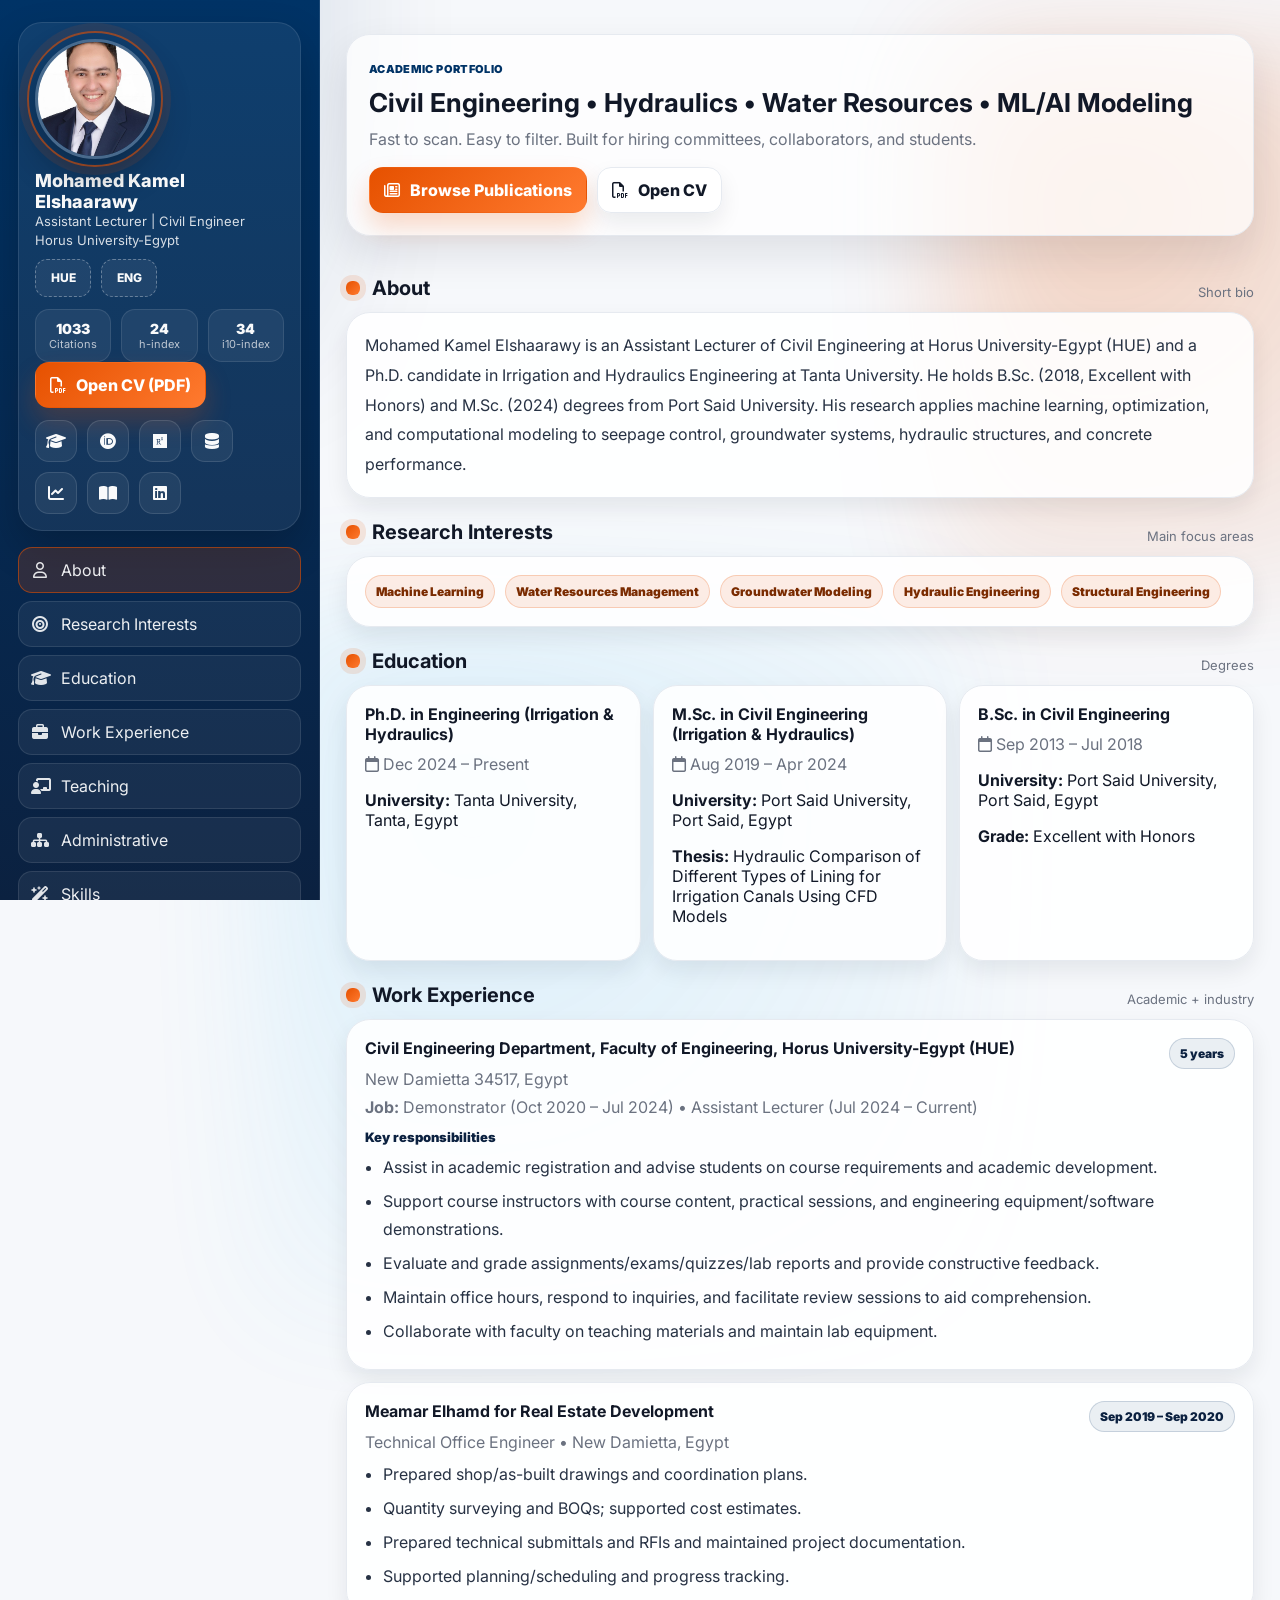
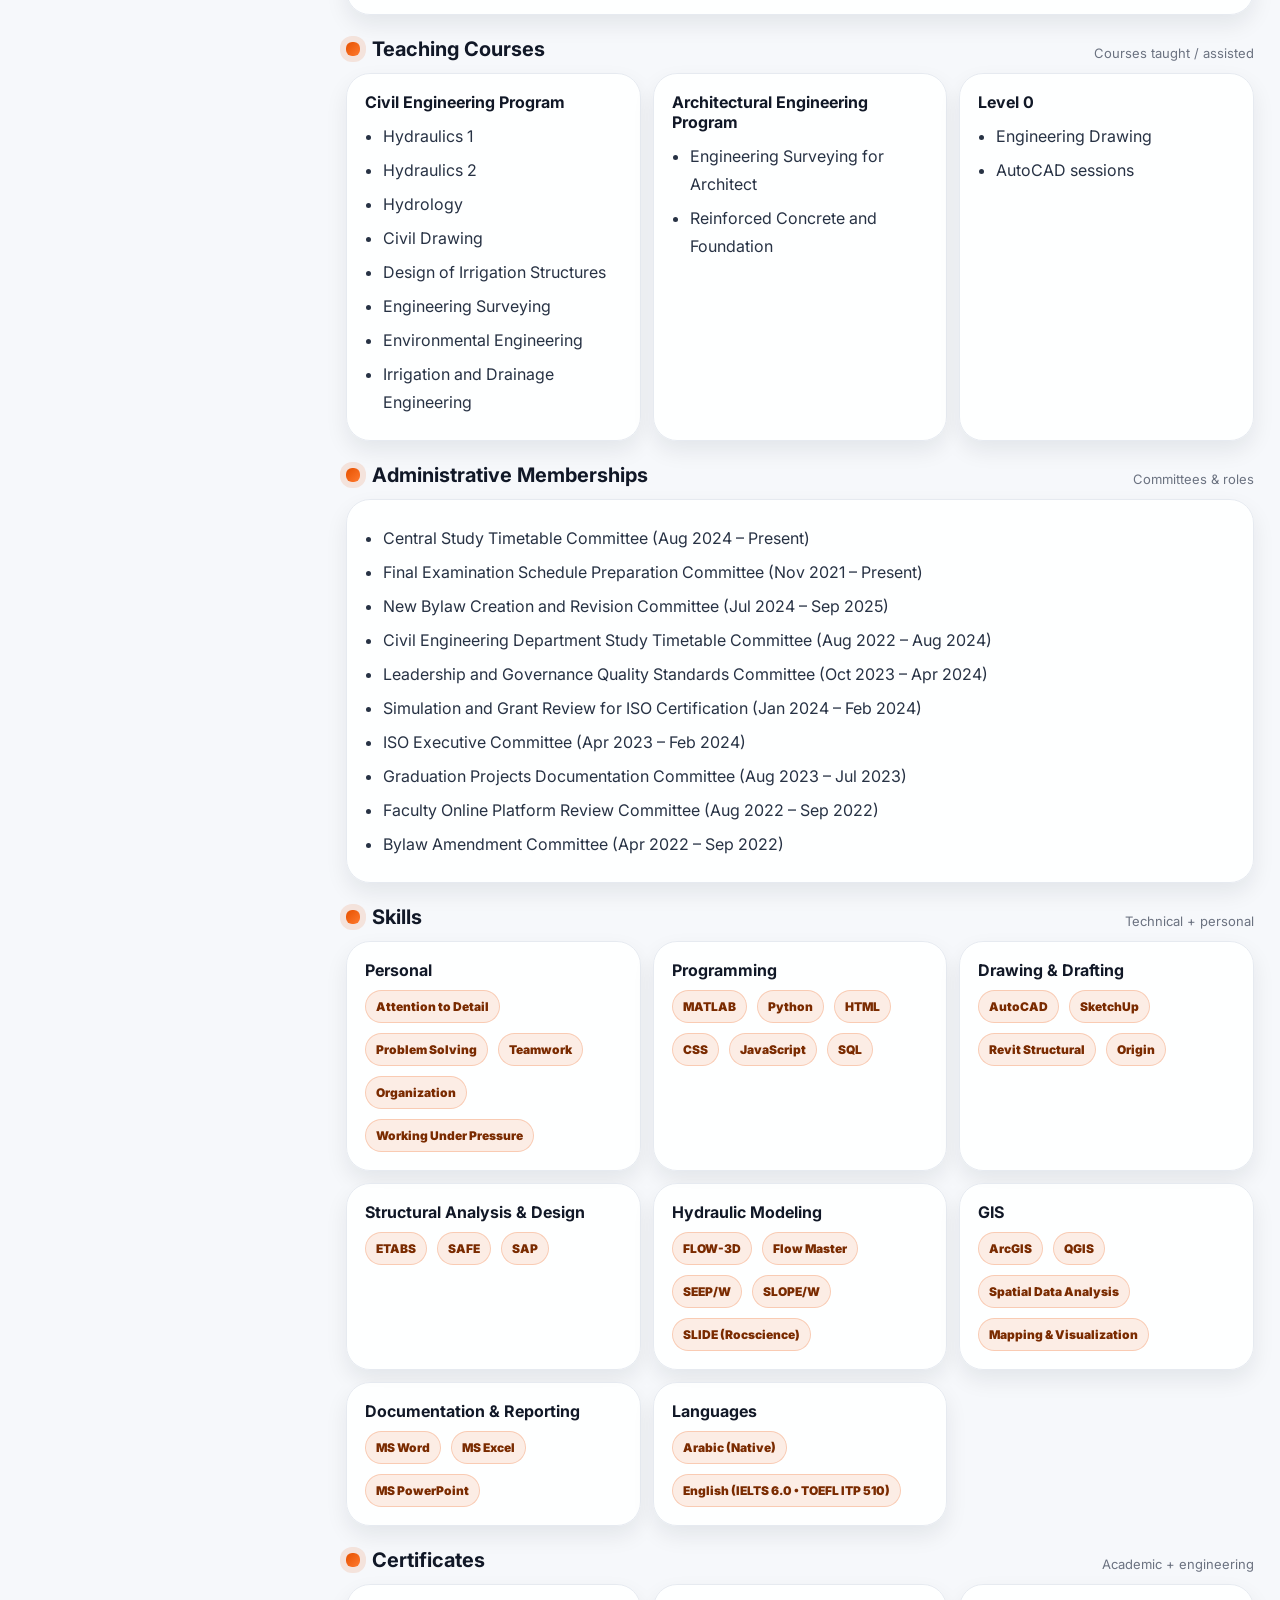
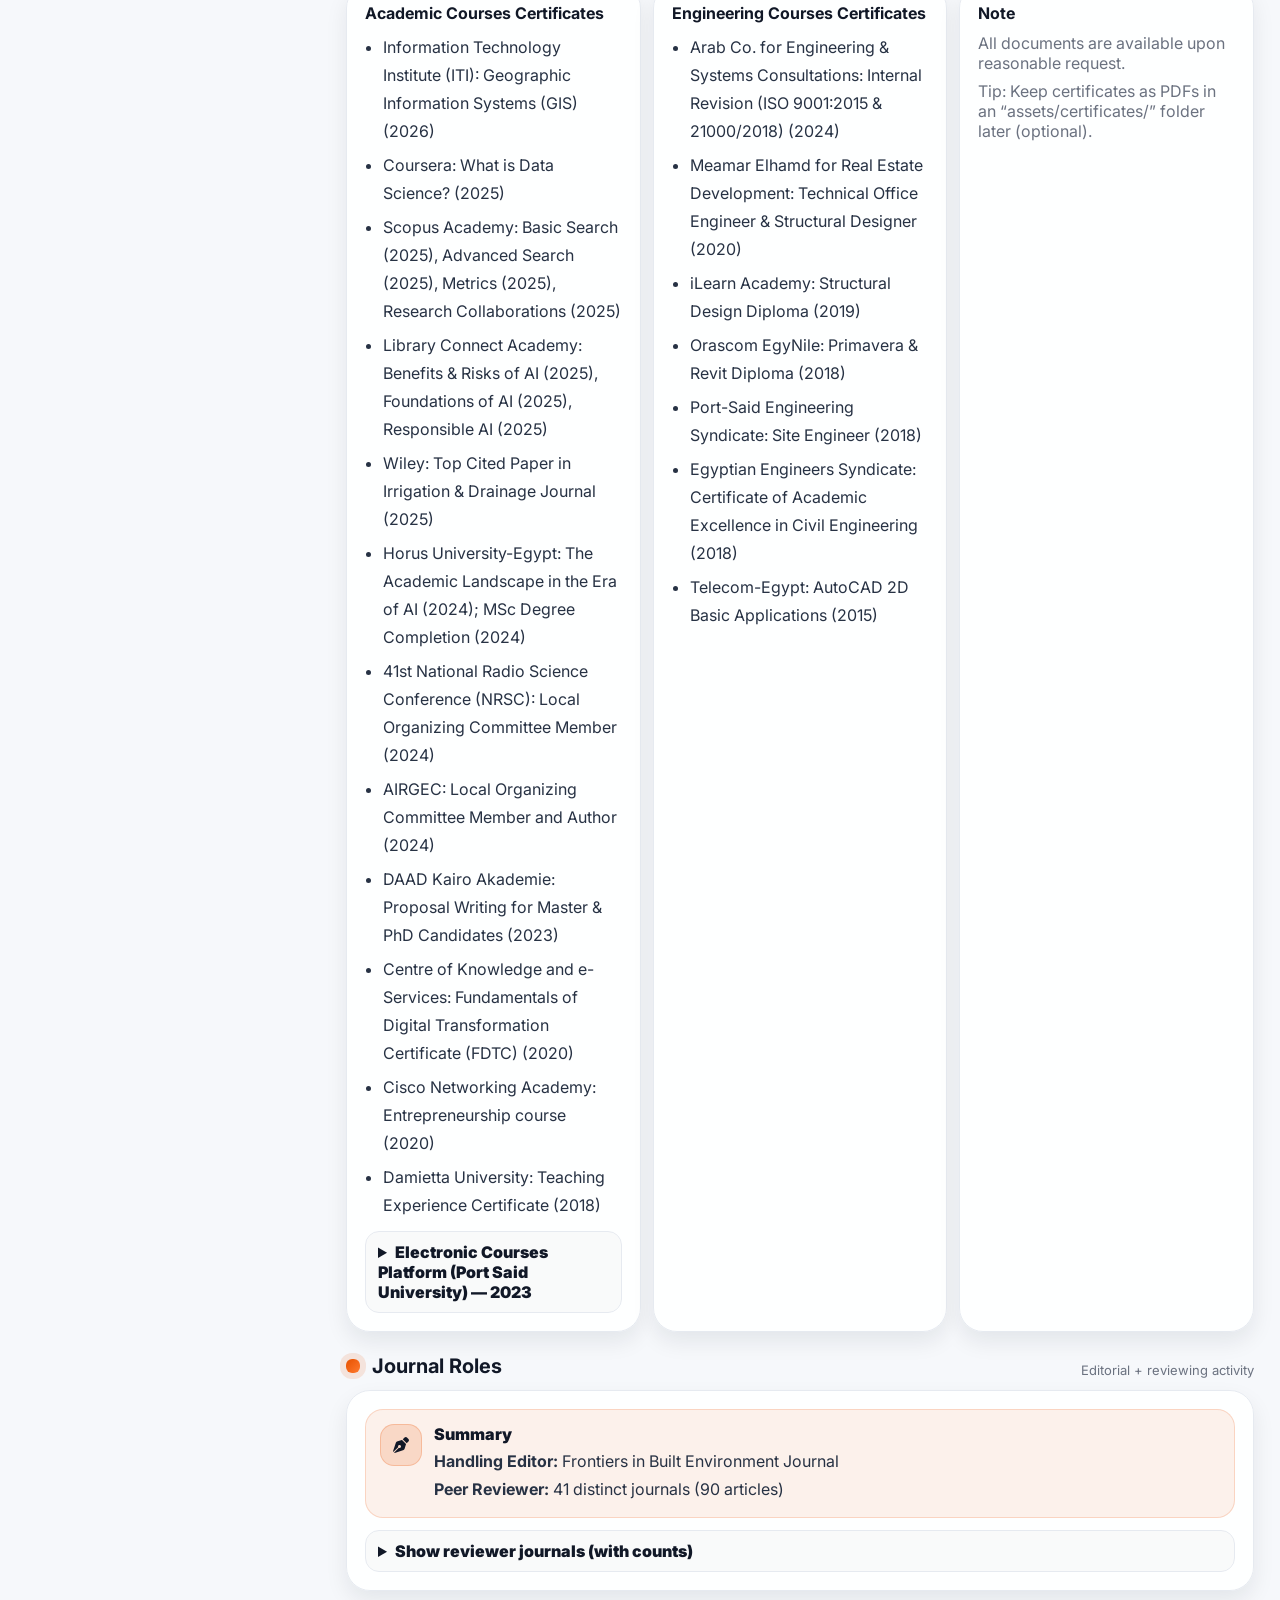
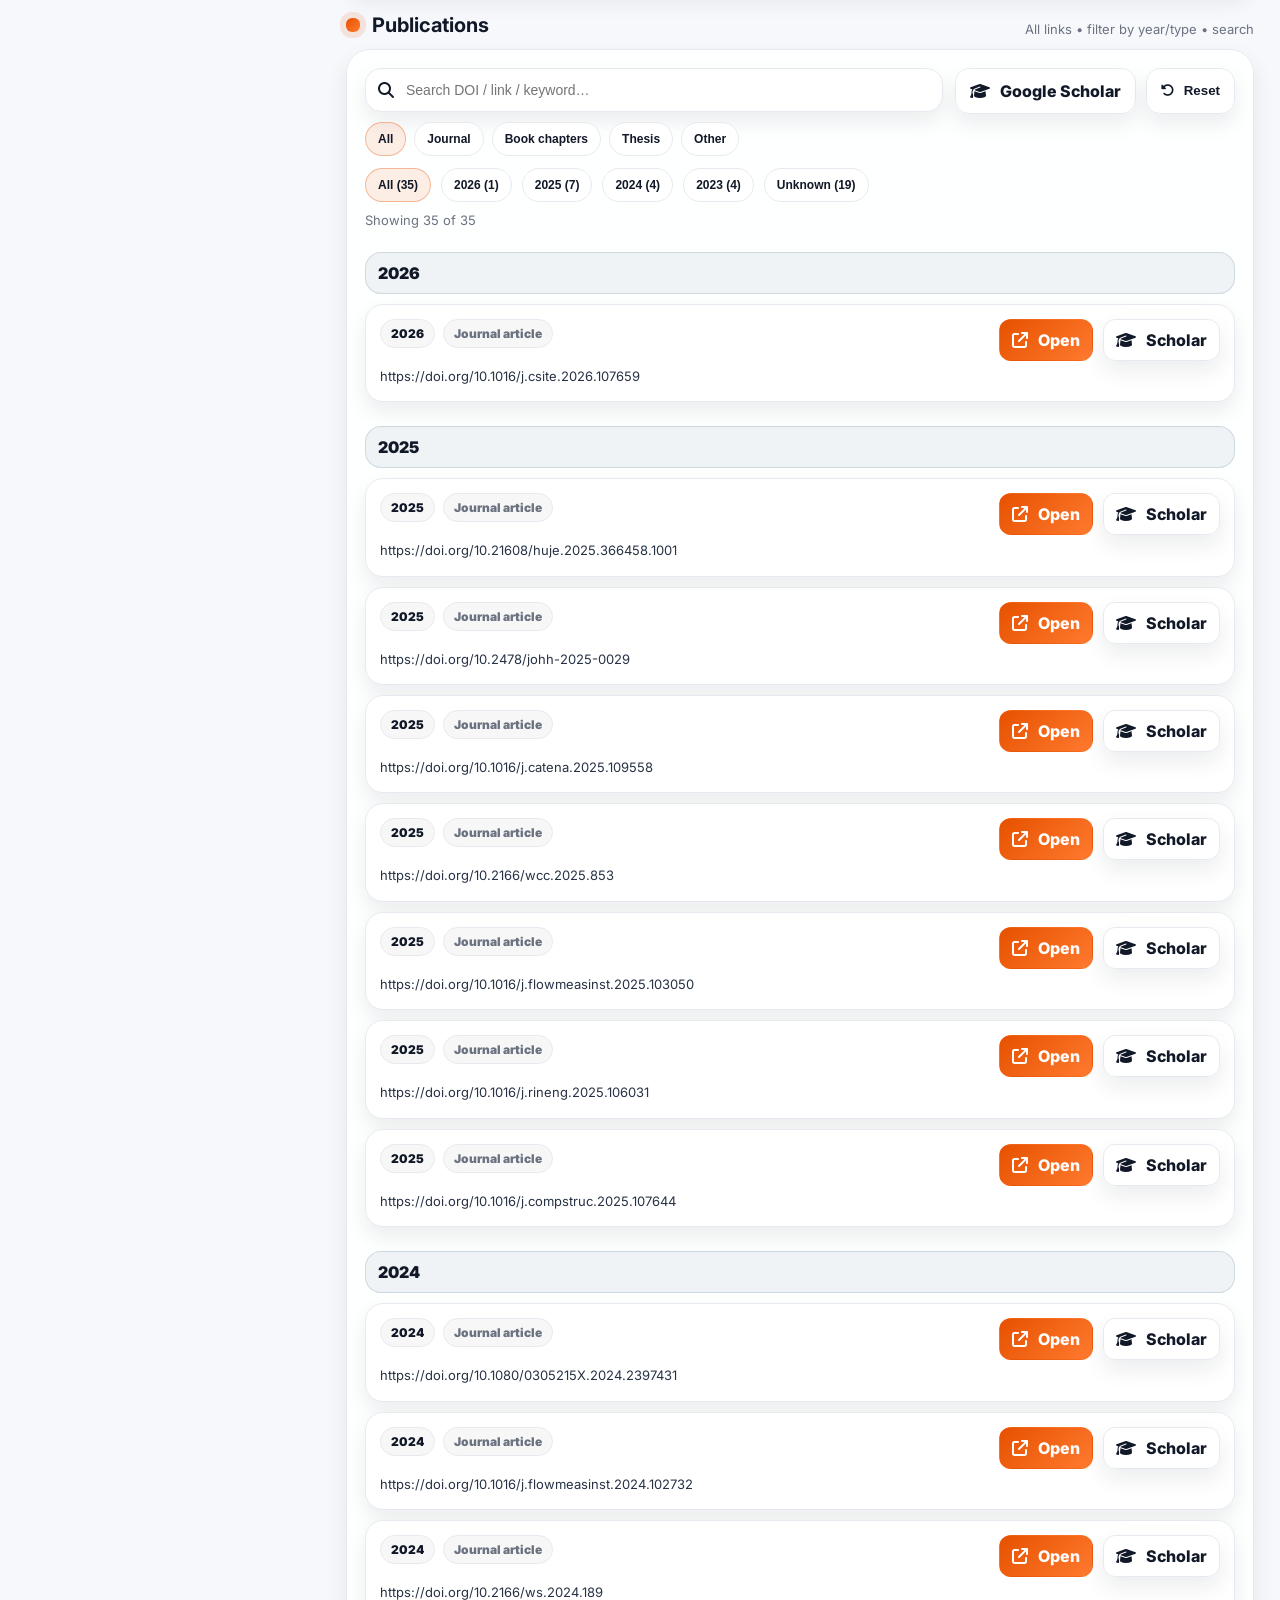
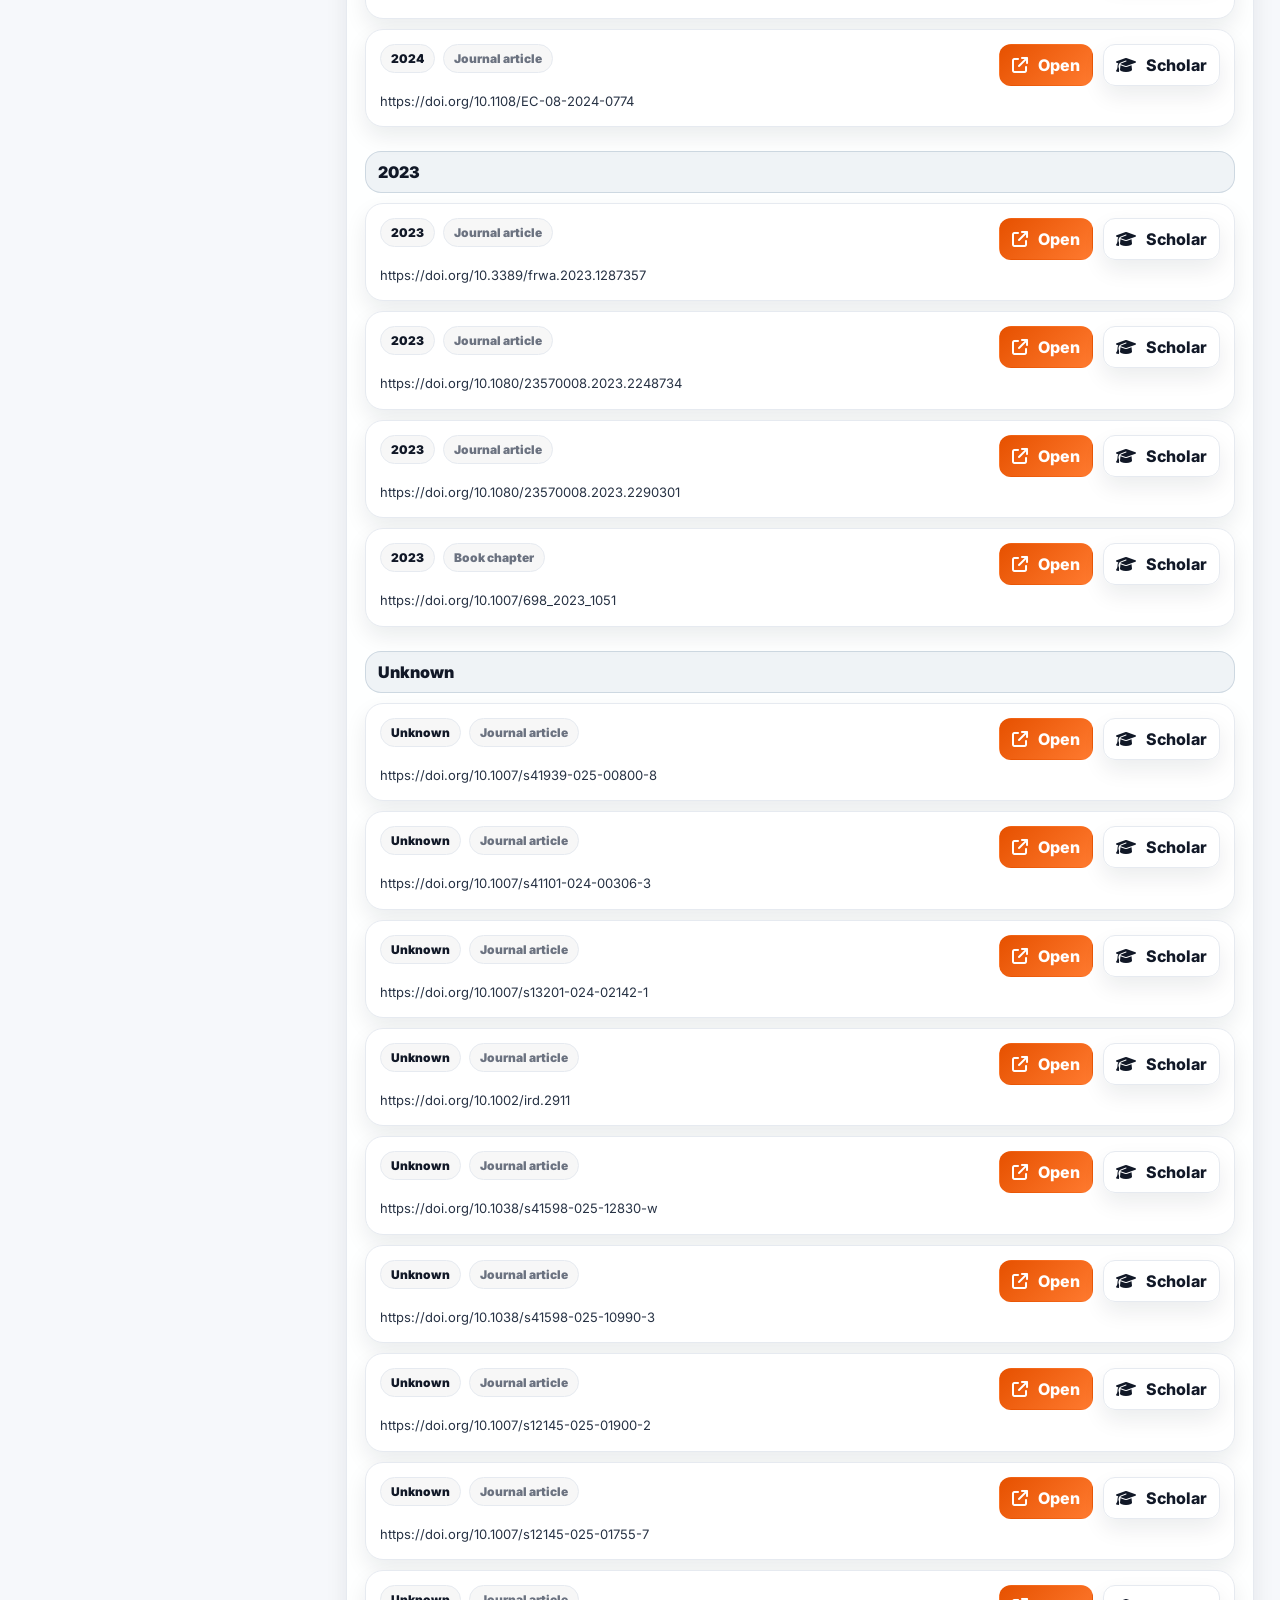
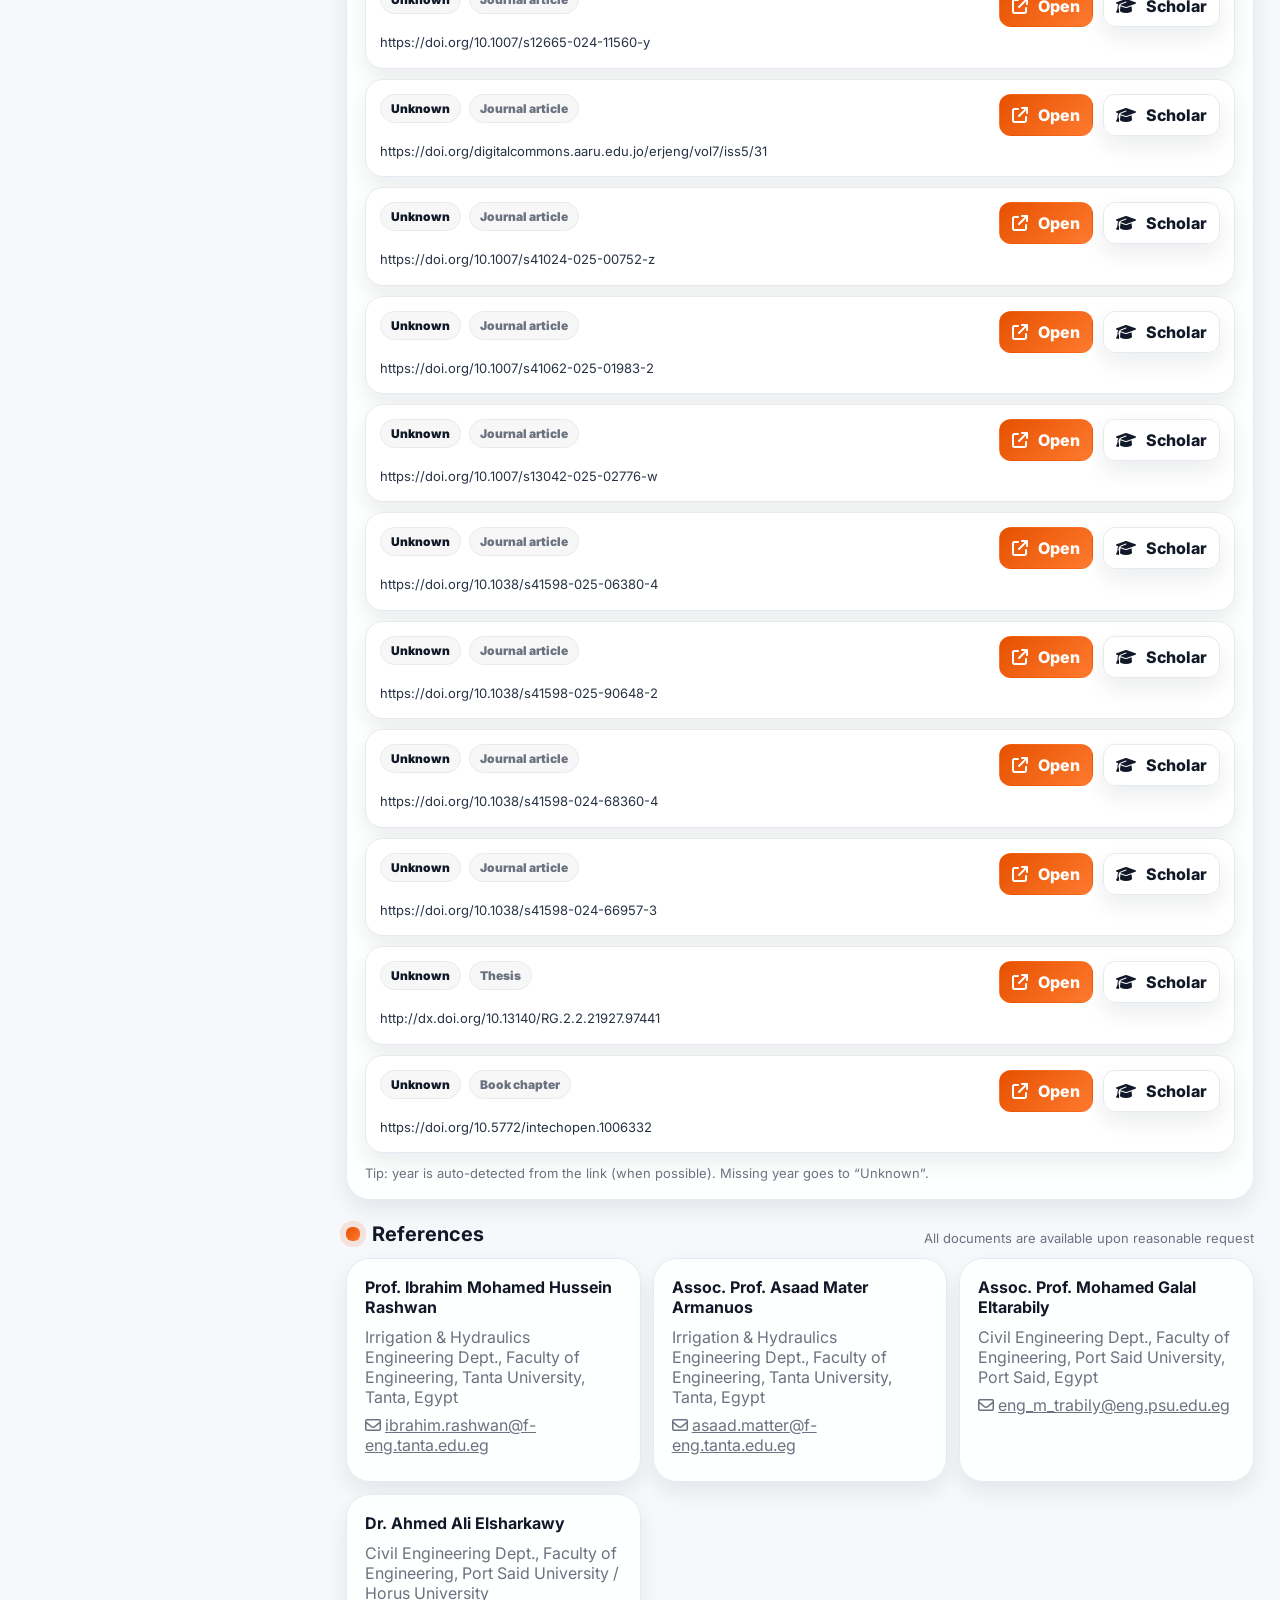
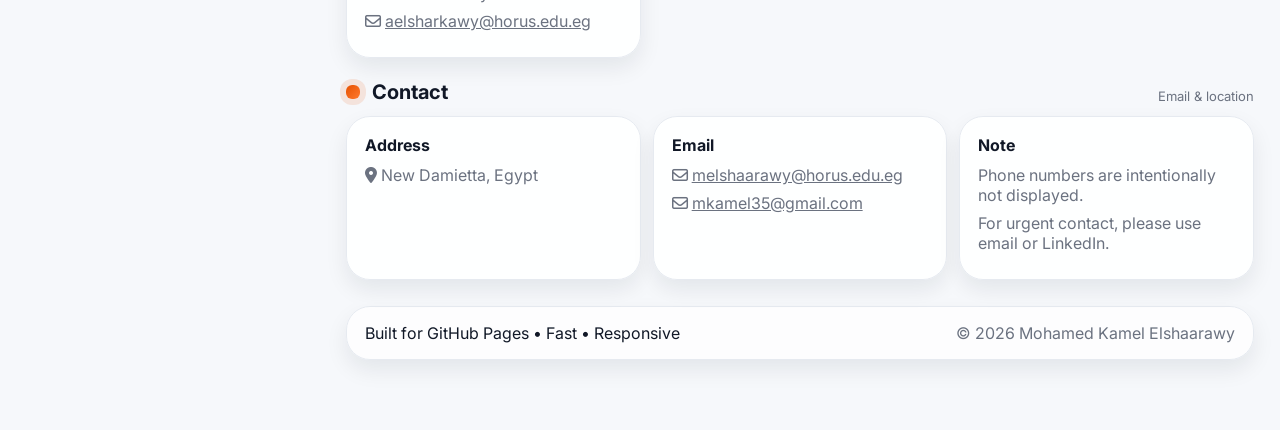
<file: index.html>
<!DOCTYPE html>
<html lang="en">
<head>
  <meta charset="UTF-8" />
  <meta name="viewport" content="width=device-width, initial-scale=1" />
  <title>Mohamed Kamel Elshaarawy | Academic Portfolio</title>
  <meta name="description" content="Academic portfolio of Mohamed Kamel Elshaarawy: research interests, education, experience, teaching, admin roles, skills, certificates, journal roles, publications, and contact." />

  <!-- Fonts -->
  <link rel="preconnect" href="https://fonts.googleapis.com">
  <link rel="preconnect" href="https://fonts.gstatic.com" crossorigin>
  <link href="https://fonts.googleapis.com/css2?family=Inter:wght@400;500;600;700;800&display=swap" rel="stylesheet">

  <!-- Icons -->
  <link rel="stylesheet" href="https://cdnjs.cloudflare.com/ajax/libs/font-awesome/6.5.0/css/all.min.css">

  <link rel="stylesheet" href="style.css" />
</head>

<body>
  <!-- Decorative background blobs (modern “generative” feel) -->
  <div class="bg" aria-hidden="true">
    <span class="blob blob--navy"></span>
    <span class="blob blob--orange"></span>
    <span class="blob blob--sky"></span>
  </div>

  <!-- Mobile top bar -->
  <header class="topbar">
    <button class="icon-btn" id="menuBtn" aria-label="Open menu" aria-controls="sidebar" aria-expanded="false">
      <i class="fa-solid fa-bars"></i>
    </button>

    <div class="topbar__title">
      <span class="topbar__name">Mohamed Kamel Elshaarawy</span>
      <span class="topbar__role">Assistant Lecturer | Civil Engineer</span>
    </div>

    <a class="icon-btn" href="#contact" aria-label="Go to contact">
      <i class="fa-regular fa-envelope"></i>
    </a>
  </header>

  <!-- Overlay for mobile drawer -->
  <div class="overlay" id="overlay" hidden></div>

  <!-- Sidebar -->
  <aside class="sidebar" id="sidebar" aria-label="Sidebar">
    <div class="sidebar__inner">
      <div class="profile">
        <div class="avatar-wrap">
          <img class="avatar" src="assets/profile.jpg" alt="Mohamed Kamel Elshaarawy portrait" />
          <span class="avatar-ring" aria-hidden="true"></span>
        </div>

        <h1 class="name">Mohamed Kamel Elshaarawy</h1>
        <p class="subtitle">Assistant Lecturer | Civil Engineer</p>
        <p class="affil">Horus University-Egypt</p>

        <div class="logo-row" aria-label="Logos">
          <!-- Replace with real logo images if you want -->
          <div class="logo-box" title="Horus University-Egypt">HUE</div>
          <div class="logo-box" title="Faculty of Engineering">ENG</div>
        </div>

        <div class="mini-stats" aria-label="Stats">
          <div class="mini">
            <div class="mini__num">1033</div>
            <div class="mini__label">Citations</div>
          </div>
          <div class="mini">
            <div class="mini__num">24</div>
            <div class="mini__label">h-index</div>
          </div>
          <div class="mini">
            <div class="mini__num">34</div>
            <div class="mini__label">i10-index</div>
          </div>
        </div>

        <a class="btn btn--primary" href="assets/cv.pdf" target="_blank" rel="noopener">
          <i class="fa-regular fa-file-pdf"></i>
          Open CV (PDF)
        </a>

        <div class="social" aria-label="Research profiles">
          <a class="social__icon" href="https://scholar.google.com/citations?user=ovYdeAgAAAAJ&hl=en" target="_blank" rel="noopener" title="Google Scholar">
            <i class="fa-solid fa-graduation-cap"></i>
          </a>
          <a class="social__icon" href="https://orcid.org/0000-0002-1793-5617" target="_blank" rel="noopener" title="ORCID">
            <i class="fa-brands fa-orcid"></i>
          </a>
          <a class="social__icon" href="https://www.researchgate.net/profile/Mohamed-Elshaarawy" target="_blank" rel="noopener" title="ResearchGate">
            <i class="fa-brands fa-researchgate"></i>
          </a>
          <a class="social__icon" href="https://www.scopus.com/authid/detail.uri?authorId=58557199500" target="_blank" rel="noopener" title="Scopus">
            <i class="fa-solid fa-database"></i>
          </a>
          <a class="social__icon" href="https://www.webofscience.com/wos/author/record/JQW-2973-2023" target="_blank" rel="noopener" title="Web of Science">
            <i class="fa-solid fa-chart-line"></i>
          </a>
          <a class="social__icon" href="https://www.semanticscholar.org/author/M.-Elshaarawy/2237034583" target="_blank" rel="noopener" title="Semantic Scholar">
            <i class="fa-solid fa-book-open"></i>
          </a>
          <a class="social__icon" href="https://www.linkedin.com/in/mohamed-kamel-elshaarawy-543444132/" target="_blank" rel="noopener" title="LinkedIn">
            <i class="fa-brands fa-linkedin"></i>
          </a>
        </div>
      </div>

      <nav class="nav" aria-label="Primary navigation">
        <a class="nav__link" href="#about"><i class="fa-regular fa-user"></i><span>About</span></a>
        <a class="nav__link" href="#interests"><i class="fa-solid fa-bullseye"></i><span>Research Interests</span></a>
        <a class="nav__link" href="#education"><i class="fa-solid fa-graduation-cap"></i><span>Education</span></a>
        <a class="nav__link" href="#experience"><i class="fa-solid fa-briefcase"></i><span>Work Experience</span></a>
        <a class="nav__link" href="#teaching"><i class="fa-solid fa-chalkboard-user"></i><span>Teaching</span></a>
        <a class="nav__link" href="#admin"><i class="fa-solid fa-sitemap"></i><span>Administrative</span></a>
        <a class="nav__link" href="#skills"><i class="fa-solid fa-wand-magic-sparkles"></i><span>Skills</span></a>
        <a class="nav__link" href="#certs"><i class="fa-solid fa-certificate"></i><span>Certificates</span></a>
        <a class="nav__link" href="#journal"><i class="fa-solid fa-pen-nib"></i><span>Journal Roles</span></a>
        <a class="nav__link" href="#publications"><i class="fa-regular fa-newspaper"></i><span>Publications</span></a>
        <a class="nav__link" href="#references"><i class="fa-solid fa-people-group"></i><span>References</span></a>
        <a class="nav__link" href="#contact"><i class="fa-regular fa-envelope"></i><span>Contact</span></a>
      </nav>

      <footer class="sidebar__footer">
        <small>© <span id="yearNow"></span> Mohamed Kamel Elshaarawy</small>
      </footer>
    </div>
  </aside>

  <!-- Main -->
  <main class="main">
    <!-- Hero -->
    <section class="hero">
      <div class="hero__card">
        <div class="kicker">Academic Portfolio</div>
        <h2 class="hero__title">Civil Engineering • Hydraulics • Water Resources • ML/AI Modeling</h2>
        <p class="hero__desc">
          Fast to scan. Easy to filter. Built for hiring committees, collaborators, and students.
        </p>
        <div class="hero__actions">
          <a class="btn btn--primary" href="#publications"><i class="fa-regular fa-newspaper"></i> Browse Publications</a>
          <a class="btn btn--ghost" href="assets/cv.pdf" target="_blank" rel="noopener"><i class="fa-regular fa-file-pdf"></i> Open CV</a>
        </div>
      </div>
    </section>

    <!-- About -->
    <section class="section" id="about">
      <header class="section__head">
        <h2><span class="accent"></span>About</h2>
        <p class="section__sub">Short bio</p>
      </header>

      <article class="card">
        <p class="lead">
          Mohamed Kamel Elshaarawy is an Assistant Lecturer of Civil Engineering at Horus University-Egypt (HUE)
          and a Ph.D. candidate in Irrigation and Hydraulics Engineering at Tanta University. He holds B.Sc. (2018,
          Excellent with Honors) and M.Sc. (2024) degrees from Port Said University. His research applies machine learning,
          optimization, and computational modeling to seepage control, groundwater systems, hydraulic structures,
          and concrete performance.
        </p>
      </article>
    </section>

    <!-- Research Interests -->
    <section class="section" id="interests">
      <header class="section__head">
        <h2><span class="accent"></span>Research Interests</h2>
        <p class="section__sub">Main focus areas</p>
      </header>

      <article class="card">
        <div class="pillset">
          <span class="pill">Machine Learning</span>
          <span class="pill">Water Resources Management</span>
          <span class="pill">Groundwater Modeling</span>
          <span class="pill">Hydraulic Engineering</span>
          <span class="pill">Structural Engineering</span>
        </div>
      </article>
    </section>

    <!-- Education -->
    <section class="section" id="education">
      <header class="section__head">
        <h2><span class="accent"></span>Education</h2>
        <p class="section__sub">Degrees</p>
      </header>

      <div class="grid">
        <article class="card">
          <h3>Ph.D. in Engineering (Irrigation & Hydraulics)</h3>
          <p class="meta"><i class="fa-regular fa-calendar"></i> Dec 2024 – Present</p>
          <p><strong>University:</strong> Tanta University, Tanta, Egypt</p>
        </article>

        <article class="card">
          <h3>M.Sc. in Civil Engineering (Irrigation & Hydraulics)</h3>
          <p class="meta"><i class="fa-regular fa-calendar"></i> Aug 2019 – Apr 2024</p>
          <p><strong>University:</strong> Port Said University, Port Said, Egypt</p>
          <p><strong>Thesis:</strong> Hydraulic Comparison of Different Types of Lining for Irrigation Canals Using CFD Models</p>
        </article>

        <article class="card">
          <h3>B.Sc. in Civil Engineering</h3>
          <p class="meta"><i class="fa-regular fa-calendar"></i> Sep 2013 – Jul 2018</p>
          <p><strong>University:</strong> Port Said University, Port Said, Egypt</p>
          <p><strong>Grade:</strong> Excellent with Honors</p>
        </article>
      </div>
    </section>

    <!-- Work Experience -->
    <section class="section" id="experience">
      <header class="section__head">
        <h2><span class="accent"></span>Work Experience</h2>
        <p class="section__sub">Academic + industry</p>
      </header>

      <div class="stack">
        <article class="card">
          <div class="card__top">
            <h3>Civil Engineering Department, Faculty of Engineering, Horus University-Egypt (HUE)</h3>
            <span class="tag">5 years</span>
          </div>
          <p class="meta">New Damietta 34517, Egypt</p>
          <p class="meta"><strong>Job:</strong> Demonstrator (Oct 2020 – Jul 2024) • Assistant Lecturer (Jul 2024 – Current)</p>

          <h4 class="minihead">Key responsibilities</h4>
          <ul class="bullets">
            <li>Assist in academic registration and advise students on course requirements and academic development.</li>
            <li>Support course instructors with course content, practical sessions, and engineering equipment/software demonstrations.</li>
            <li>Evaluate and grade assignments/exams/quizzes/lab reports and provide constructive feedback.</li>
            <li>Maintain office hours, respond to inquiries, and facilitate review sessions to aid comprehension.</li>
            <li>Collaborate with faculty on teaching materials and maintain lab equipment.</li>
          </ul>
        </article>

        <article class="card">
          <div class="card__top">
            <h3>Meamar Elhamd for Real Estate Development</h3>
            <span class="tag">Sep 2019 – Sep 2020</span>
          </div>
          <p class="meta">Technical Office Engineer • New Damietta, Egypt</p>

          <ul class="bullets">
            <li>Prepared shop/as-built drawings and coordination plans.</li>
            <li>Quantity surveying and BOQs; supported cost estimates.</li>
            <li>Prepared technical submittals and RFIs and maintained project documentation.</li>
            <li>Supported planning/scheduling and progress tracking.</li>
          </ul>
        </article>
      </div>
    </section>

    <!-- Teaching -->
    <section class="section" id="teaching">
      <header class="section__head">
        <h2><span class="accent"></span>Teaching Courses</h2>
        <p class="section__sub">Courses taught / assisted</p>
      </header>

      <div class="grid">
        <article class="card">
          <h3>Civil Engineering Program</h3>
          <ul class="bullets">
            <li>Hydraulics 1</li>
            <li>Hydraulics 2</li>
            <li>Hydrology</li>
            <li>Civil Drawing</li>
            <li>Design of Irrigation Structures</li>
            <li>Engineering Surveying</li>
            <li>Environmental Engineering</li>
            <li>Irrigation and Drainage Engineering</li>
          </ul>
        </article>

        <article class="card">
          <h3>Architectural Engineering Program</h3>
          <ul class="bullets">
            <li>Engineering Surveying for Architect</li>
            <li>Reinforced Concrete and Foundation</li>
          </ul>
        </article>

        <article class="card">
          <h3>Level 0</h3>
          <ul class="bullets">
            <li>Engineering Drawing</li>
            <li>AutoCAD sessions</li>
          </ul>
        </article>
      </div>
    </section>

    <!-- Administrative memberships -->
    <section class="section" id="admin">
      <header class="section__head">
        <h2><span class="accent"></span>Administrative Memberships</h2>
        <p class="section__sub">Committees & roles</p>
      </header>

      <article class="card">
        <ul class="bullets">
          <li>Central Study Timetable Committee (Aug 2024 – Present)</li>
          <li>Final Examination Schedule Preparation Committee (Nov 2021 – Present)</li>
          <li>New Bylaw Creation and Revision Committee (Jul 2024 – Sep 2025)</li>
          <li>Civil Engineering Department Study Timetable Committee (Aug 2022 – Aug 2024)</li>
          <li>Leadership and Governance Quality Standards Committee (Oct 2023 – Apr 2024)</li>
          <li>Simulation and Grant Review for ISO Certification (Jan 2024 – Feb 2024)</li>
          <li>ISO Executive Committee (Apr 2023 – Feb 2024)</li>
          <li>Graduation Projects Documentation Committee (Aug 2023 – Jul 2023)</li>
          <li>Faculty Online Platform Review Committee (Aug 2022 – Sep 2022)</li>
          <li>Bylaw Amendment Committee (Apr 2022 – Sep 2022)</li>
        </ul>
      </article>
    </section>

    <!-- Skills + Languages -->
    <section class="section" id="skills">
      <header class="section__head">
        <h2><span class="accent"></span>Skills</h2>
        <p class="section__sub">Technical + personal</p>
      </header>

      <div class="grid">
        <article class="card">
          <h3>Personal</h3>
          <div class="pillset">
            <span class="pill">Attention to Detail</span>
            <span class="pill">Problem Solving</span>
            <span class="pill">Teamwork</span>
            <span class="pill">Organization</span>
            <span class="pill">Working Under Pressure</span>
          </div>
        </article>

        <article class="card">
          <h3>Programming</h3>
          <div class="pillset">
            <span class="pill">MATLAB</span>
            <span class="pill">Python</span>
            <span class="pill">HTML</span>
            <span class="pill">CSS</span>
            <span class="pill">JavaScript</span>
            <span class="pill">SQL</span>
          </div>
        </article>

        <article class="card">
          <h3>Drawing & Drafting</h3>
          <div class="pillset">
            <span class="pill">AutoCAD</span>
            <span class="pill">SketchUp</span>
            <span class="pill">Revit Structural</span>
            <span class="pill">Origin</span>
          </div>
        </article>

        <article class="card">
          <h3>Structural Analysis & Design</h3>
          <div class="pillset">
            <span class="pill">ETABS</span>
            <span class="pill">SAFE</span>
            <span class="pill">SAP</span>
          </div>
        </article>

        <article class="card">
          <h3>Hydraulic Modeling</h3>
          <div class="pillset">
            <span class="pill">FLOW-3D</span>
            <span class="pill">Flow Master</span>
            <span class="pill">SEEP/W</span>
            <span class="pill">SLOPE/W</span>
            <span class="pill">SLIDE (Rocscience)</span>
          </div>
        </article>

        <article class="card">
          <h3>GIS</h3>
          <div class="pillset">
            <span class="pill">ArcGIS</span>
            <span class="pill">QGIS</span>
            <span class="pill">Spatial Data Analysis</span>
            <span class="pill">Mapping & Visualization</span>
          </div>
        </article>

        <article class="card">
          <h3>Documentation & Reporting</h3>
          <div class="pillset">
            <span class="pill">MS Word</span>
            <span class="pill">MS Excel</span>
            <span class="pill">MS PowerPoint</span>
          </div>
        </article>

        <article class="card">
          <h3>Languages</h3>
          <div class="pillset">
            <span class="pill">Arabic (Native)</span>
            <span class="pill">English (IELTS 6.0 • TOEFL ITP 510)</span>
          </div>
        </article>
      </div>
    </section>

    <!-- Certificates -->
    <section class="section" id="certs">
      <header class="section__head">
        <h2><span class="accent"></span>Certificates</h2>
        <p class="section__sub">Academic + engineering</p>
      </header>

      <div class="grid">
        <article class="card">
          <h3>Academic Courses Certificates</h3>
          <ul class="bullets">
            <li>Information Technology Institute (ITI): Geographic Information Systems (GIS) (2026)</li>
            <li>Coursera: What is Data Science? (2025)</li>
            <li>Scopus Academy: Basic Search (2025), Advanced Search (2025), Metrics (2025), Research Collaborations (2025)</li>
            <li>Library Connect Academy: Benefits & Risks of AI (2025), Foundations of AI (2025), Responsible AI (2025)</li>
            <li>Wiley: Top Cited Paper in Irrigation & Drainage Journal (2025)</li>
            <li>Horus University-Egypt: The Academic Landscape in the Era of AI (2024); MSc Degree Completion (2024)</li>
            <li>41st National Radio Science Conference (NRSC): Local Organizing Committee Member (2024)</li>
            <li>AIRGEC: Local Organizing Committee Member and Author (2024)</li>
            <li>DAAD Kairo Akademie: Proposal Writing for Master & PhD Candidates (2023)</li>
            <li>Centre of Knowledge and e-Services: Fundamentals of Digital Transformation Certificate (FDTC) (2020)</li>
            <li>Cisco Networking Academy: Entrepreneurship course (2020)</li>
            <li>Damietta University: Teaching Experience Certificate (2018)</li>
          </ul>

          <details class="details">
            <summary>Electronic Courses Platform (Port Said University) — 2023</summary>
            <div class="details__body">
              <ul class="bullets">
                <li>Effective Presentation Skills</li>
                <li>International Publishing of Scientific Research</li>
                <li>Using Technology in Teaching</li>
                <li>Change Management Skills</li>
                <li>Comprehensive Quality Standards in Health Institutions</li>
                <li>Credit Hours System</li>
              </ul>
            </div>
          </details>
        </article>

        <article class="card">
          <h3>Engineering Courses Certificates</h3>
          <ul class="bullets">
            <li>Arab Co. for Engineering & Systems Consultations: Internal Revision (ISO 9001:2015 & 21000/2018) (2024)</li>
            <li>Meamar Elhamd for Real Estate Development: Technical Office Engineer & Structural Designer (2020)</li>
            <li>iLearn Academy: Structural Design Diploma (2019)</li>
            <li>Orascom EgyNile: Primavera & Revit Diploma (2018)</li>
            <li>Port-Said Engineering Syndicate: Site Engineer (2018)</li>
            <li>Egyptian Engineers Syndicate: Certificate of Academic Excellence in Civil Engineering (2018)</li>
            <li>Telecom-Egypt: AutoCAD 2D Basic Applications (2015)</li>
          </ul>
        </article>

        <article class="card">
          <h3>Note</h3>
          <p class="meta">All documents are available upon reasonable request.</p>
          <p class="meta">Tip: Keep certificates as PDFs in an “assets/certificates/” folder later (optional).</p>
        </article>
      </div>
    </section>

    <!-- Journal Roles -->
    <section class="section" id="journal">
      <header class="section__head">
        <h2><span class="accent"></span>Journal Roles</h2>
        <p class="section__sub">Editorial + reviewing activity</p>
      </header>

      <article class="card">
        <div class="callout">
          <div class="callout__icon"><i class="fa-solid fa-pen-nib"></i></div>
          <div>
            <div class="callout__title">Summary</div>
            <div class="callout__text">
              <strong>Handling Editor:</strong> Frontiers in Built Environment Journal<br/>
              <strong>Peer Reviewer:</strong> 41 distinct journals (90 articles)
            </div>
          </div>
        </div>

        <details class="details">
          <summary>Show reviewer journals (with counts)</summary>
          <div class="details__body">
            <div class="journal-grid">
              <div>Agricultural Water Management (12)</div>
              <div>Innovative Infrastructure Solutions (1)</div>
              <div>Modeling Earth Systems and Environment (3)</div>

              <div>Arabian Journal of Geosciences (1)</div>
              <div>International Journal of Concrete Structures and Materials (1)</div>
              <div>Neural Computing and Applications (1)</div>

              <div>Case Studies in Construction Materials (2)</div>
              <div>International Journal of Pavement Research and Technology (1)</div>
              <div>Operations Research Forum (2)</div>

              <div>Discover Artificial Intelligence (1)</div>
              <div>International Journal of Digital Earth (1)</div>
              <div>Physics and Chemistry of the Earth (2)</div>

              <div>Discover Civil Engineering (1)</div>
              <div>Iranian Journal of Science and Technology, Transactions of Civil Engineering (1)</div>
              <div>Results in Engineering (7)</div>

              <div>Discover Water (1)</div>
              <div>Irrigation and Drainage (1)</div>
              <div>Science of the Total Environment (2)</div>

              <div>Earth Science Informatics (2)</div>
              <div>Journal of African Earth Sciences (1)</div>
              <div>Scientific Reports (8)</div>

              <div>Earth Systems and Environment (1)</div>
              <div>Journal of Asian Architecture and Building Engineering (1)</div>
              <div>Stochastic Environmental Research and Risk Assessment (1)</div>

              <div>Engineering Applications of AI (3)</div>
              <div>Journal of Ecohydraulics (1)</div>
              <div>Structures (2)</div>

              <div>Environment, Development and Sustainability (1)</div>
              <div>Journal of Environmental Management (1)</div>
              <div>Sustainable Water Resources Management (4)</div>

              <div>Euro-Mediterranean Journal for Environmental Integration (2)</div>
              <div>Journal of Hydrology (1)</div>
              <div>Urban Water Journal (1)</div>

              <div>Flow Measurement and Instrumentation (1)</div>
              <div>Journal of Water Process Engineering (9)</div>
              <div>Water Conservation Science and Engineering (1)</div>

              <div>Geomatics, Natural Hazards & Risk (1)</div>
              <div>Knowledge-Based Systems (2)</div>
              <div>Water Resources Management (1)</div>
            </div>
          </div>
        </details>
      </article>
    </section>

    <!-- Publications -->
    <section class="section" id="publications">
      <header class="section__head">
        <h2><span class="accent"></span>Publications</h2>
        <p class="section__sub">All links • filter by year/type • search</p>
      </header>

      <article class="card">
        <div class="pub-toolbar">
          <div class="pub-left">
            <div class="search">
              <i class="fa-solid fa-magnifying-glass"></i>
              <input id="pubSearch" type="search" placeholder="Search DOI / link / keyword…" autocomplete="off" />
            </div>

            <div class="tabs" role="tablist" aria-label="Publication type">
              <button class="tab is-active" data-type="All" type="button">All</button>
              <button class="tab" data-type="Journal article" type="button">Journal</button>
              <button class="tab" data-type="Book chapter" type="button">Book chapters</button>
              <button class="tab" data-type="Thesis" type="button">Thesis</button>
              <button class="tab" data-type="Other" type="button">Other</button>
            </div>
          </div>

          <div class="pub-right">
            <a class="btn btn--ghost" href="https://scholar.google.com/citations?user=ovYdeAgAAAAJ&hl=en" target="_blank" rel="noopener">
              <i class="fa-solid fa-graduation-cap"></i> Google Scholar
            </a>
            <button class="btn btn--ghost" id="resetBtn" type="button">
              <i class="fa-solid fa-rotate-left"></i> Reset
            </button>
          </div>
        </div>

        <div class="year-chips" id="yearChips" aria-label="Filter by year"></div>
        <div class="pub-meta">
          <span id="pubCount">Showing…</span>
        </div>

        <ol class="pub-list" id="pubList"></ol>

        <p class="hint">
          Tip: year is auto-detected from the link (when possible). Missing year goes to “Unknown”.
        </p>
      </article>
    </section>

    <!-- References (NO phone numbers) -->
    <section class="section" id="references">
      <header class="section__head">
        <h2><span class="accent"></span>References</h2>
        <p class="section__sub">All documents are available upon reasonable request</p>
      </header>

      <div class="grid">
        <article class="card">
          <h3>Prof. Ibrahim Mohamed Hussein Rashwan</h3>
          <p class="meta">Irrigation & Hydraulics Engineering Dept., Faculty of Engineering, Tanta University, Tanta, Egypt</p>
          <p class="meta"><i class="fa-regular fa-envelope"></i> <a href="mailto:ibrahim.rashwan@f-eng.tanta.edu.eg">ibrahim.rashwan@f-eng.tanta.edu.eg</a></p>
        </article>

        <article class="card">
          <h3>Assoc. Prof. Asaad Mater Armanuos</h3>
          <p class="meta">Irrigation & Hydraulics Engineering Dept., Faculty of Engineering, Tanta University, Tanta, Egypt</p>
          <p class="meta"><i class="fa-regular fa-envelope"></i> <a href="mailto:asaad.matter@f-eng.tanta.edu.eg">asaad.matter@f-eng.tanta.edu.eg</a></p>
        </article>

        <article class="card">
          <h3>Assoc. Prof. Mohamed Galal Eltarabily</h3>
          <p class="meta">Civil Engineering Dept., Faculty of Engineering, Port Said University, Port Said, Egypt</p>
          <p class="meta"><i class="fa-regular fa-envelope"></i> <a href="mailto:eng_m_trabily@eng.psu.edu.eg">eng_m_trabily@eng.psu.edu.eg</a></p>
        </article>

        <article class="card">
          <h3>Dr. Ahmed Ali Elsharkawy</h3>
          <p class="meta">Civil Engineering Dept., Faculty of Engineering, Port Said University / Horus University</p>
          <p class="meta"><i class="fa-regular fa-envelope"></i> <a href="mailto:aelsharkawy@horus.edu.eg">aelsharkawy@horus.edu.eg</a></p>
        </article>
      </div>
    </section>

    <!-- Contact (NO phone numbers) -->
    <section class="section" id="contact">
      <header class="section__head">
        <h2><span class="accent"></span>Contact</h2>
        <p class="section__sub">Email & location</p>
      </header>

      <div class="grid">
        <article class="card">
          <h3>Address</h3>
          <p class="meta"><i class="fa-solid fa-location-dot"></i> New Damietta, Egypt</p>
        </article>

        <article class="card">
          <h3>Email</h3>
          <p class="meta"><i class="fa-regular fa-envelope"></i> <a href="mailto:melshaarawy@horus.edu.eg">melshaarawy@horus.edu.eg</a></p>
          <p class="meta"><i class="fa-regular fa-envelope"></i> <a href="mailto:mkamel35@gmail.com">mkamel35@gmail.com</a></p>
        </article>

        <article class="card">
          <h3>Note</h3>
          <p class="meta">Phone numbers are intentionally not displayed.</p>
          <p class="meta">For urgent contact, please use email or LinkedIn.</p>
        </article>
      </div>
    </section>

    <footer class="footer">
      <div class="footer__inner">
        <span>Built for GitHub Pages • Fast • Responsive</span>
        <span class="muted">© <span id="yearNow2"></span> Mohamed Kamel Elshaarawy</span>
      </div>
    </footer>
  </main>

  <script>
    // -------------------------
    // Mobile drawer
    // -------------------------
    const sidebar = document.getElementById("sidebar");
    const overlay = document.getElementById("overlay");
    const menuBtn = document.getElementById("menuBtn");

    function openMenu() {
      sidebar.classList.add("is-open");
      overlay.hidden = false;
      menuBtn.setAttribute("aria-expanded", "true");
      document.body.classList.add("no-scroll");
    }
    function closeMenu() {
      sidebar.classList.remove("is-open");
      overlay.hidden = true;
      menuBtn.setAttribute("aria-expanded", "false");
      document.body.classList.remove("no-scroll");
    }

    menuBtn?.addEventListener("click", () => {
      sidebar.classList.contains("is-open") ? closeMenu() : openMenu();
    });
    overlay?.addEventListener("click", closeMenu);
    window.addEventListener("keydown", (e) => { if (e.key === "Escape") closeMenu(); });
    document.querySelectorAll(".nav__link").forEach(a => {
      a.addEventListener("click", () => {
        if (window.matchMedia("(max-width: 980px)").matches) closeMenu();
      });
    });

    // Footer years
    const nowY = new Date().getFullYear();
    document.getElementById("yearNow").textContent = nowY;
    document.getElementById("yearNow2").textContent = nowY;

    // -------------------------
    // Active nav highlight
    // -------------------------
    const navLinks = Array.from(document.querySelectorAll(".nav__link"));
    const sections = navLinks.map(a => document.querySelector(a.getAttribute("href"))).filter(Boolean);

    const observer = new IntersectionObserver((entries) => {
      entries.forEach(entry => {
        if (!entry.isIntersecting) return;
        navLinks.forEach(a => a.classList.toggle("is-active", a.getAttribute("href") === `#${entry.target.id}`));
      });
    }, { rootMargin: "-40% 0px -55% 0px", threshold: 0.01 });

    sections.forEach(s => observer.observe(s));

    // -------------------------
    // Publications (ALL links you provided)
    // -------------------------
    const pubLinks = [
      "https://doi.org/10.21608/huje.2025.366458.1001",
      "https://doi.org/10.1007/s41939-025-00800-8",
      "https://doi.org/10.1007/s41101-024-00306-3",
      "https://doi.org/10.1007/s13201-024-02142-1",
      "https://doi.org/10.1002/ird.2911",
      "https://doi.org/10.3389/frwa.2023.1287357",
      "https://doi.org/10.1080/23570008.2023.2248734",
      "https://doi.org/10.1016/j.csite.2026.107659",
      "https://doi.org/10.2478/johh-2025-0029",
      "https://doi.org/10.1016/j.catena.2025.109558",
      "https://doi.org/10.2166/wcc.2025.853",
      "https://doi.org/10.1016/j.flowmeasinst.2025.103050",
      "https://doi.org/10.1038/s41598-025-12830-w",
      "https://doi.org/10.1038/s41598-025-10990-3",
      "https://doi.org/10.1016/j.rineng.2025.106031",
      "https://doi.org/10.1007/s12145-025-01900-2",
      "https://doi.org/10.1007/s12145-025-01755-7",
      "https://doi.org/10.1080/0305215X.2024.2397431",
      "https://doi.org/10.1016/j.flowmeasinst.2024.102732",
      "https://doi.org/10.2166/ws.2024.189",
      "https://doi.org/10.1080/23570008.2023.2290301",
      "https://doi.org/10.1007/s12665-024-11560-y",
      "https://doi.org/digitalcommons.aaru.edu.jo/erjeng/vol7/iss5/31",
      "https://doi.org/10.1007/s41024-025-00752-z",
      "https://doi.org/10.1108/EC-08-2024-0774",
      "https://doi.org/10.1007/s41062-025-01983-2",
      "https://doi.org/10.1007/s13042-025-02776-w",
      "https://doi.org/10.1038/s41598-025-06380-4",
      "https://doi.org/10.1038/s41598-025-90648-2",
      "https://doi.org/10.1016/j.compstruc.2025.107644",
      "https://doi.org/10.1038/s41598-024-68360-4",
      "https://doi.org/10.1038/s41598-024-66957-3",
      "http://dx.doi.org/10.13140/RG.2.2.21927.97441",
      "https://doi.org/10.5772/intechopen.1006332",
      "https://doi.org/10.1007/698_2023_1051"
    ];

    function inferYear(url) {
      // 1) direct 4-digit year in the URL
      const m1 = url.match(/(20\d{2})/);
      if (m1) return Number(m1[1]);

      // 2) patterns like s41598-025-xxxxx (=> 2025)
      const m2 = url.match(/-(\d{2})-\d{4,}/);
      if (m2) return Number("20" + m2[1]);

      return null;
    }

    function inferType(url) {
      const u = url.toLowerCase();
      if (u.includes("intechopen")) return "Book chapter";
      if (u.includes("10.1007/698_")) return "Book chapter";
      if (u.includes("10.13140/rg")) return "Thesis";
      return "Journal article";
    }

    function scholarSearchUrl(url) {
      const q = encodeURIComponent(url);
      return `https://scholar.google.com/scholar?q=${q}`;
    }

    const publications = pubLinks.map((url, idx) => {
      const year = inferYear(url);
      const type = inferType(url);
      return {
        id: idx + 1,
        url,
        year: year ?? "Unknown",
        type,
        citation: url
      };
    });

    // UI elements
    const pubList = document.getElementById("pubList");
    const pubSearch = document.getElementById("pubSearch");
    const yearChips = document.getElementById("yearChips");
    const pubCount = document.getElementById("pubCount");
    const resetBtn = document.getElementById("resetBtn");
    const tabs = Array.from(document.querySelectorAll(".tab"));

    const state = { year: "All", type: "All", q: "" };

    function uniq(arr) { return Array.from(new Set(arr)); }

    function buildYearChips() {
      const years = publications.map(p => p.year);
      const uniqueYears = uniq(years).sort((a, b) => {
        if (a === "Unknown") return 1;
        if (b === "Unknown") return -1;
        return b - a;
      });

      yearChips.innerHTML = "";

      const allBtn = document.createElement("button");
      allBtn.type = "button";
      allBtn.className = "chip-btn is-active";
      allBtn.dataset.year = "All";
      allBtn.textContent = `All (${publications.length})`;
      allBtn.addEventListener("click", () => {
        state.year = "All";
        setActiveChip("All");
        renderPublications();
      });
      yearChips.appendChild(allBtn);

      uniqueYears.forEach(y => {
        const count = publications.filter(p => p.year === y).length;
        const btn = document.createElement("button");
        btn.type = "button";
        btn.className = "chip-btn";
        btn.dataset.year = String(y);
        btn.textContent = `${y} (${count})`;
        btn.addEventListener("click", () => {
          state.year = String(y);
          setActiveChip(String(y));
          renderPublications();
        });
        yearChips.appendChild(btn);
      });
    }

    function setActiveChip(year) {
      yearChips.querySelectorAll(".chip-btn").forEach(c => {
        c.classList.toggle("is-active", c.dataset.year === year);
      });
    }
    function setActiveTab(type) {
      tabs.forEach(t => t.classList.toggle("is-active", t.dataset.type === type));
    }

    function filterPubs() {
      const q = state.q.trim().toLowerCase();
      return publications.filter(p => {
        const byYear = (state.year === "All") ? true : String(p.year) === state.year;
        const byType = (state.type === "All") ? true : p.type === state.type;
        const hay = `${p.citation} ${p.url}`.toLowerCase();
        const byQ = q ? hay.includes(q) : true;
        return byYear && byType && byQ;
      }).sort((a, b) => {
        const ay = a.year === "Unknown" ? -1 : a.year;
        const by = b.year === "Unknown" ? -1 : b.year;
        return (by - ay) || (a.id - b.id);
      });
    }

    function renderPublications() {
      const filtered = filterPubs();
      pubCount.textContent = `Showing ${filtered.length} of ${publications.length}`;
      pubList.innerHTML = "";

      if (!filtered.length) {
        const empty = document.createElement("div");
        empty.className = "empty";
        empty.innerHTML = `<h4>No matches</h4><p>Try clearing filters or searching with fewer keywords.</p>`;
        pubList.appendChild(empty);
        return;
      }

      const groupAllYears = state.year === "All";

      const makeItem = (p) => {
        const li = document.createElement("li");
        li.className = "pub-item";

        const left = document.createElement("div");
        left.className = "pub-left";

        const top = document.createElement("div");
        top.className = "pub-top";
        top.innerHTML = `
          <span class="badge">${p.year}</span>
          <span class="badge badge--muted">${p.type}</span>
        `;

        const cite = document.createElement("div");
        cite.className = "pub-cite";
        cite.textContent = p.citation;

        left.appendChild(top);
        left.appendChild(cite);

        const actions = document.createElement("div");
        actions.className = "pub-actions";

        const a = document.createElement("a");
        a.className = "btn btn--small";
        a.target = "_blank";
        a.rel = "noopener";
        a.href = p.url;
        a.innerHTML = `<i class="fa-solid fa-arrow-up-right-from-square"></i> Open`;

        // fallback: scholar search (extra)
        const s = document.createElement("a");
        s.className = "btn btn--ghost btn--tiny";
        s.target = "_blank";
        s.rel = "noopener";
        s.href = scholarSearchUrl(p.url);
        s.innerHTML = `<i class="fa-solid fa-graduation-cap"></i> Scholar`;

        actions.appendChild(a);
        actions.appendChild(s);

        li.appendChild(left);
        li.appendChild(actions);
        return li;
      };

      if (groupAllYears) {
        const years = uniq(filtered.map(p => p.year)).sort((a, b) => {
          if (a === "Unknown") return 1;
          if (b === "Unknown") return -1;
          return b - a;
        });

        years.forEach(y => {
          const header = document.createElement("div");
          header.className = "pub-year";
          header.textContent = y;
          pubList.appendChild(header);

          filtered.filter(p => p.year === y).forEach(p => pubList.appendChild(makeItem(p)));
        });
      } else {
        filtered.forEach(p => pubList.appendChild(makeItem(p)));
      }
    }

    pubSearch.addEventListener("input", (e) => {
      state.q = e.target.value;
      renderPublications();
    });

    tabs.forEach(t => {
      t.addEventListener("click", () => {
        state.type = t.dataset.type;
        setActiveTab(state.type);
        renderPublications();
      });
    });

    resetBtn.addEventListener("click", () => {
      state.year = "All";
      state.type = "All";
      state.q = "";
      pubSearch.value = "";
      setActiveChip("All");
      setActiveTab("All");
      renderPublications();
    });

    buildYearChips();
    renderPublications();
  </script>
</body>
</html>
</file>
<file: style.css>
:root{
  --navy:#003366;
  --accent:#E65100;

  --bg:#f6f8fb;
  --card:#ffffff;
  --text:#111827;
  --muted:#6B7280;
  --border:#E6EAF0;

  --shadow: 0 18px 40px rgba(15,23,42,.10);
  --shadow2: 0 10px 22px rgba(15,23,42,.08);

  --radius: 18px;
  --radius2: 24px;

  --sidebarW: 320px;
}

*{box-sizing:border-box}
html{scroll-behavior:smooth}
@media (prefers-reduced-motion: reduce){ html{scroll-behavior:auto} }

body{
  margin:0;
  font-family:Inter, system-ui, -apple-system, Segoe UI, Roboto, Arial, sans-serif;
  color:var(--text);
  background: var(--bg);
  overflow-x:hidden;
}

a{color:inherit}
a:hover{text-decoration:underline}
.no-scroll{overflow:hidden}

/* Background blobs (light “generative” feel) */
.bg{position:fixed; inset:0; pointer-events:none; z-index:0}
.blob{
  position:absolute;
  filter: blur(60px);
  opacity:.42;
  transform: translateZ(0);
}
.blob--navy{
  width:560px; height:560px;
  left:-200px; top:-160px;
  background: radial-gradient(circle at 30% 30%, rgba(0,51,102,.55), rgba(0,51,102,0));
}
.blob--orange{
  width:560px; height:560px;
  right:-220px; top:40px;
  background: radial-gradient(circle at 30% 30%, rgba(230,81,0,.55), rgba(230,81,0,0));
}
.blob--sky{
  width:720px; height:720px;
  left:20%; bottom:-420px;
  background: radial-gradient(circle at 30% 30%, rgba(56,189,248,.32), rgba(56,189,248,0));
}

/* Mobile topbar */
.topbar{
  position:sticky; top:0; z-index:50;
  display:none;
  align-items:center; justify-content:space-between;
  gap:12px;
  padding:12px 14px;
  background: rgba(246,248,251,.86);
  backdrop-filter: blur(14px);
  border-bottom: 1px solid var(--border);
}

.icon-btn{
  border: 1px solid var(--border);
  background: var(--card);
  border-radius: 12px;
  padding: 10px 12px;
  cursor:pointer;
  display:inline-flex;
  align-items:center; justify-content:center;
  gap:8px;
  box-shadow: var(--shadow2);
}
.icon-btn:hover{ transform: translateY(-1px) }

.topbar__title{display:grid; gap:2px; min-width:0}
.topbar__name{
  font-weight:800; font-size:14px;
  white-space:nowrap; overflow:hidden; text-overflow:ellipsis;
}
.topbar__role{
  font-size:12px; color:var(--muted);
  white-space:nowrap; overflow:hidden; text-overflow:ellipsis;
}

/* Overlay */
.overlay{
  position:fixed; inset:0;
  background: rgba(0,0,0,.45);
  z-index:60;
}

/* Sidebar */
.sidebar{
  position:fixed; inset:0 auto 0 0;
  width:var(--sidebarW);
  z-index:70;
  background: linear-gradient(180deg, #003366 0%, #0b2140 100%);
  color:#F9FAFB;
  border-right: 1px solid rgba(255,255,255,.10);
  overflow:auto;
}
.sidebar__inner{
  padding:22px 18px;
  min-height:100%;
  display:flex; flex-direction:column; gap:16px;
}

.profile{
  padding:16px;
  border-radius: var(--radius2);
  background: rgba(255,255,255,.06);
  border: 1px solid rgba(255,255,255,.10);
  box-shadow: 0 18px 40px rgba(0,0,0,.20);
}

.avatar-wrap{ position:relative; width:120px; height:120px; }
.avatar{
  width:120px; height:120px; border-radius:999px;
  object-fit:cover;
  border: 3px solid rgba(255,255,255,.24);
  box-shadow: 0 16px 36px rgba(0,0,0,.30);
}
.avatar-ring{
  position:absolute; inset:-8px;
  border-radius:999px;
  border: 2px solid rgba(230,81,0,.60);
  box-shadow: 0 0 0 8px rgba(230,81,0,.10);
  pointer-events:none;
}

.name{ margin:12px 0 0; font-size:18px; line-height:1.15; font-weight:800 }
.subtitle, .affil{ margin:0; color: rgba(249,250,251,.86); font-size:13px; line-height:1.4 }

.logo-row{ display:flex; gap:10px; margin-top:10px }
.logo-box{
  width:56px; height:38px;
  border-radius: 12px;
  border: 1px dashed rgba(255,255,255,.32);
  display:grid; place-items:center;
  font-weight:800; font-size:12px;
  background: rgba(255,255,255,.06);
}

.mini-stats{
  margin-top:12px;
  display:grid; grid-template-columns:repeat(3, 1fr);
  gap:10px;
}
.mini{
  border-radius: 14px;
  padding:10px 8px;
  background: rgba(255,255,255,.06);
  border: 1px solid rgba(255,255,255,.10);
  text-align:center;
}
.mini__num{ font-weight:900; font-size:14px }
.mini__label{ font-size:11px; color: rgba(249,250,251,.72) }

.btn{
  display:inline-flex;
  align-items:center; justify-content:center;
  gap:10px;
  padding:12px 14px;
  border-radius: 14px;
  border: 1px solid transparent;
  text-decoration:none;
  font-weight:800;
  cursor:pointer;
  transition: transform .12s ease, box-shadow .12s ease;
}
.btn:hover{ text-decoration:none; transform: translateY(-1px) }
.btn--primary{
  background: linear-gradient(135deg, var(--accent), #ff7a2f);
  color: #fff;
  box-shadow: 0 14px 26px rgba(230,81,0,.22);
}
.btn--ghost{
  background: rgba(255,255,255,.92);
  color: var(--text);
  border: 1px solid var(--border);
  box-shadow: var(--shadow2);
}
.btn--small{
  padding:10px 12px;
  border-radius: 12px;
  background: linear-gradient(135deg, var(--accent), #ff7a2f);
  color:#fff;
}
.btn--tiny{
  padding:10px 12px;
  border-radius: 12px;
  font-weight:800;
}

.social{
  margin-top:12px;
  display:flex; flex-wrap:wrap;
  gap:10px;
}
.social__icon{
  width:42px; height:42px;
  display:grid; place-items:center;
  border-radius: 14px;
  background: rgba(255,255,255,.06);
  border: 1px solid rgba(255,255,255,.12);
  text-decoration:none;
}
.social__icon:hover{ background: rgba(255,255,255,.10) }

.nav{ display:grid; gap:8px }
.nav__link{
  display:flex; align-items:center; gap:12px;
  padding:12px 12px;
  border-radius: 14px;
  text-decoration:none;
  background: rgba(255,255,255,.06);
  border: 1px solid rgba(255,255,255,.10);
  color: rgba(249,250,251,.95);
}
.nav__link i{ width:18px; text-align:center; opacity:.95 }
.nav__link:hover{ background: rgba(255,255,255,.10) }
.nav__link.is-active{
  border-color: rgba(230,81,0,.55);
  background: rgba(230,81,0,.18);
}

.sidebar__footer{ margin-top:auto; color: rgba(249,250,251,.70) }

/* Main */
.main{
  position:relative;
  z-index:1;
  margin-left: var(--sidebarW);
  padding: 26px 26px 70px;
  max-width: 1200px;
}

.hero{ padding: 8px 0 18px }
.hero__card{
  border-radius: var(--radius2);
  padding: 22px;
  background: rgba(255,255,255,.72);
  border: 1px solid var(--border);
  box-shadow: var(--shadow);
}
.kicker{
  display:inline-flex; gap:10px; align-items:center;
  font-weight:900;
  font-size:11px;
  text-transform:uppercase;
  color: var(--navy);
  letter-spacing:.35px;
}
.hero__title{ margin:10px 0 8px; font-size:26px; line-height:1.2 }
.hero__desc{ margin:0 0 14px; color: var(--muted); line-height:1.7 }
.hero__actions{ display:flex; gap:10px; flex-wrap:wrap }

/* Sections */
.section{ margin-top: 22px }
.section__head{
  display:flex; align-items:flex-end; justify-content:space-between;
  gap:12px; flex-wrap:wrap;
  margin: 0 0 12px;
}
.section__head h2{
  margin:0;
  font-size:20px;
  display:flex; align-items:center; gap:12px;
}
.accent{
  width:14px; height:14px; border-radius:6px;
  background: linear-gradient(135deg, var(--accent), #ff7a2f);
  box-shadow: 0 0 0 6px rgba(230,81,0,.12);
}
.section__sub{ margin:0; color: var(--muted); font-size:13px }

.card{
  border-radius: var(--radius2);
  padding: 18px;
  background: rgba(255,255,255,.88);
  border: 1px solid var(--border);
  box-shadow: var(--shadow2);
}

.lead{ margin:0; line-height:1.85; color: #273244 }

.grid{
  display:grid;
  grid-template-columns: repeat(3, minmax(0, 1fr));
  gap: 12px;
}
.stack{ display:grid; gap: 12px }

.card h3{ margin:0 0 10px; font-size:16px }
.meta{ margin:0 0 8px; color: var(--muted) }

.card__top{
  display:flex; align-items:flex-start; justify-content:space-between;
  gap:12px; flex-wrap:wrap;
}
.tag{
  padding: 7px 10px;
  border-radius:999px;
  background: rgba(0,51,102,.08);
  border: 1px solid rgba(0,51,102,.16);
  color: #0b2140;
  font-size:12px;
  font-weight:900;
}

.minihead{
  margin: 12px 0 8px;
  font-size: 13px;
  font-weight: 900;
  color: #0b2140;
}

.bullets{
  margin:0; padding-left:18px;
  color: #273244;
  line-height:1.75;
}
.bullets li{ margin: 6px 0 }

.pillset{ display:flex; flex-wrap:wrap; gap:10px }
.pill{
  padding: 8px 10px;
  border-radius:999px;
  background: rgba(230,81,0,.10);
  border: 1px solid rgba(230,81,0,.22);
  color: #7a2b00;
  font-size:12px;
  font-weight:900;
}

/* Details / accordions */
.details{ margin-top: 12px }
.details summary{
  cursor:pointer;
  font-weight:900;
  padding: 10px 12px;
  border-radius: 14px;
  background: rgba(0,0,0,.02);
  border: 1px solid var(--border);
}
.details__body{ padding: 10px 12px }

/* Callout */
.callout{
  display:flex; gap:12px; align-items:flex-start;
  padding: 14px;
  border-radius: 18px;
  background: rgba(230,81,0,.08);
  border: 1px solid rgba(230,81,0,.18);
}
.callout__icon{
  width:42px; height:42px; border-radius:14px;
  display:grid; place-items:center;
  background: rgba(230,81,0,.16);
  border: 1px solid rgba(230,81,0,.22);
}
.callout__title{ font-weight:1000; margin-bottom:4px }
.callout__text{ color:#273244; line-height:1.7 }

/* Journal grid */
.journal-grid{
  display:grid;
  grid-template-columns: repeat(3, minmax(0, 1fr));
  gap:10px;
  color:#273244;
}
.journal-grid > div{
  padding:10px 12px;
  border-radius: 14px;
  background: rgba(0,0,0,.02);
  border: 1px solid var(--border);
  font-size: 13px;
}

/* Publications */
.pub-toolbar{
  display:flex; align-items:flex-start; justify-content:space-between;
  gap: 12px; flex-wrap:wrap;
  margin-bottom: 12px;
}
.pub-left{ display:grid; gap: 10px; min-width: 260px; flex: 1 }
.pub-right{ display:flex; gap: 10px; flex-wrap:wrap }

.search{
  display:flex; align-items:center; gap:10px;
  padding: 12px 12px;
  border-radius: 16px;
  background: #fff;
  border: 1px solid var(--border);
  box-shadow: var(--shadow2);
}
.search input{
  border:none; outline:none;
  width:100%;
  background:transparent;
  color: var(--text);
  font-size: 14px;
}

.tabs{ display:flex; flex-wrap:wrap; gap:8px }
.tab{
  padding: 9px 12px;
  border-radius:999px;
  border: 1px solid var(--border);
  background: #fff;
  color: var(--text);
  font-weight:900;
  cursor:pointer;
  font-size: 12px;
}
.tab.is-active{
  border-color: rgba(230,81,0,.35);
  background: rgba(230,81,0,.10);
}

.year-chips{ display:flex; flex-wrap:wrap; gap:10px; margin: 6px 0 10px }
.chip-btn{
  padding: 9px 12px;
  border-radius:999px;
  border: 1px solid var(--border);
  background: #fff;
  color: var(--text);
  font-weight:900;
  cursor:pointer;
  font-size: 12px;
}
.chip-btn.is-active{
  border-color: rgba(230,81,0,.35);
  background: rgba(230,81,0,.10);
}

.pub-meta{ color: var(--muted); font-size: 13px; margin-bottom: 10px }
.pub-list{ margin:0; padding:0; list-style:none; display:grid; gap: 10px }

.pub-year{
  margin-top: 14px;
  padding: 10px 12px;
  border-radius: 16px;
  font-weight: 1000;
  background: rgba(0,51,102,.06);
  border: 1px solid rgba(0,51,102,.14);
}

.pub-item{
  display:grid; grid-template-columns: 1fr auto;
  gap: 12px;
  padding: 14px;
  border-radius: 18px;
  background: #fff;
  border: 1px solid var(--border);
  box-shadow: var(--shadow2);
}
.pub-top{ display:flex; gap:8px; flex-wrap:wrap; margin-bottom:8px }
.badge{
  padding: 6px 10px;
  border-radius:999px;
  background: rgba(0,0,0,.03);
  border: 1px solid var(--border);
  font-weight: 900;
  font-size: 12px;
}
.badge--muted{ color: var(--muted) }
.pub-cite{ color: #273244; line-height: 1.65; font-size: 13px }
.pub-actions{ display:flex; gap:10px; align-items:flex-start; justify-content:flex-end }

.hint{ margin: 12px 0 0; color: var(--muted); font-size: 13px }
.empty{
  padding: 14px;
  border-radius: 18px;
  border: 1px dashed var(--border);
  background: rgba(0,0,0,.02);
}

/* Footer */
.footer{ margin-top: 26px }
.footer__inner{
  border-radius: var(--radius2);
  padding: 16px 18px;
  display:flex; justify-content:space-between; gap:12px; flex-wrap:wrap;
  background: rgba(255,255,255,.72);
  border: 1px solid var(--border);
  box-shadow: var(--shadow2);
}
.muted{ color: var(--muted) }

/* Responsive */
@media (max-width: 1100px){
  .grid{ grid-template-columns: repeat(2, minmax(0, 1fr)) }
  .journal-grid{ grid-template-columns: repeat(2, minmax(0, 1fr)) }
}
@media (max-width: 980px){
  .topbar{ display:flex }

  .main{
    margin-left: 0;
    padding: 18px 14px 70px;
    max-width: 100%;
  }

  .sidebar{
    width: min(var(--sidebarW), 88vw);
    transform: translateX(-104%);
    transition: transform 240ms cubic-bezier(.2,.8,.2,1);
  }
  .sidebar.is-open{ transform: translateX(0) }
}
@media (max-width: 620px){
  .grid{ grid-template-columns: 1fr }
  .journal-grid{ grid-template-columns: 1fr }
  .pub-item{ grid-template-columns: 1fr }
  .pub-actions{ justify-content:flex-start }
}
</file>
